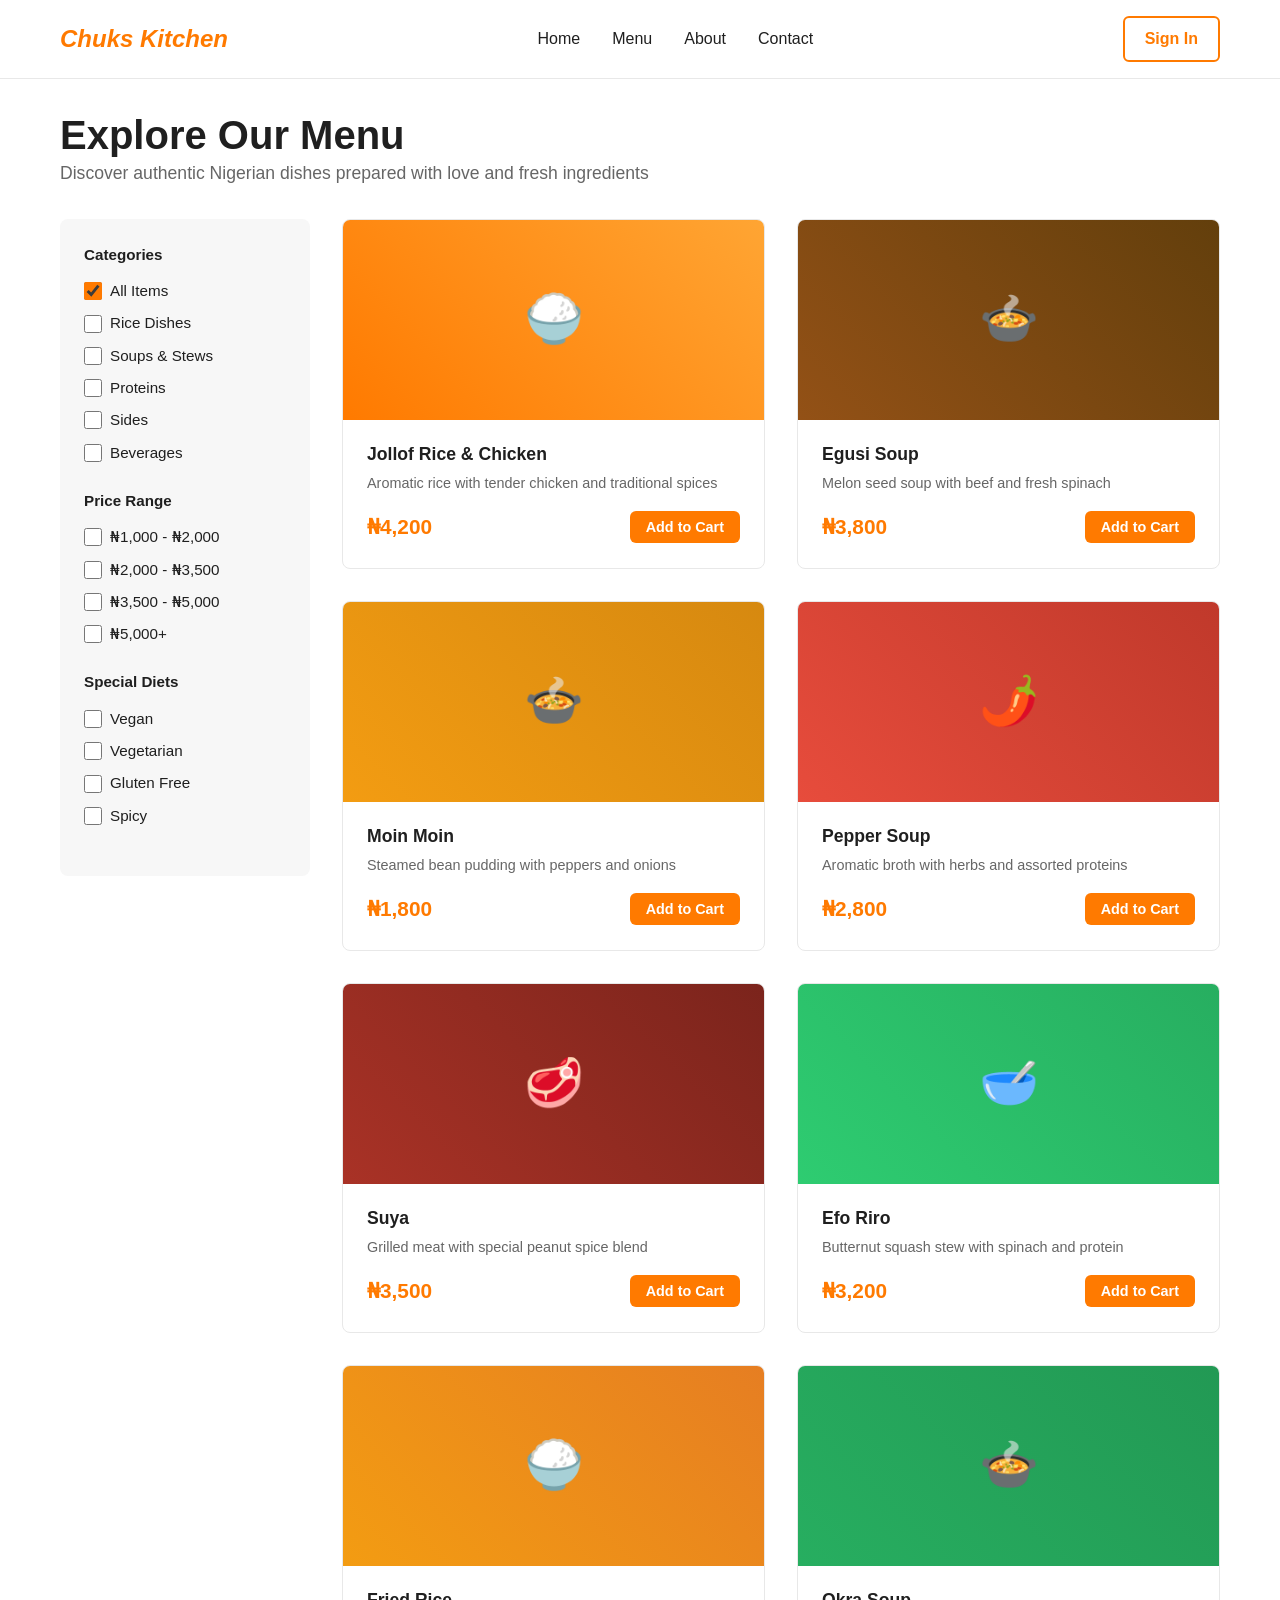
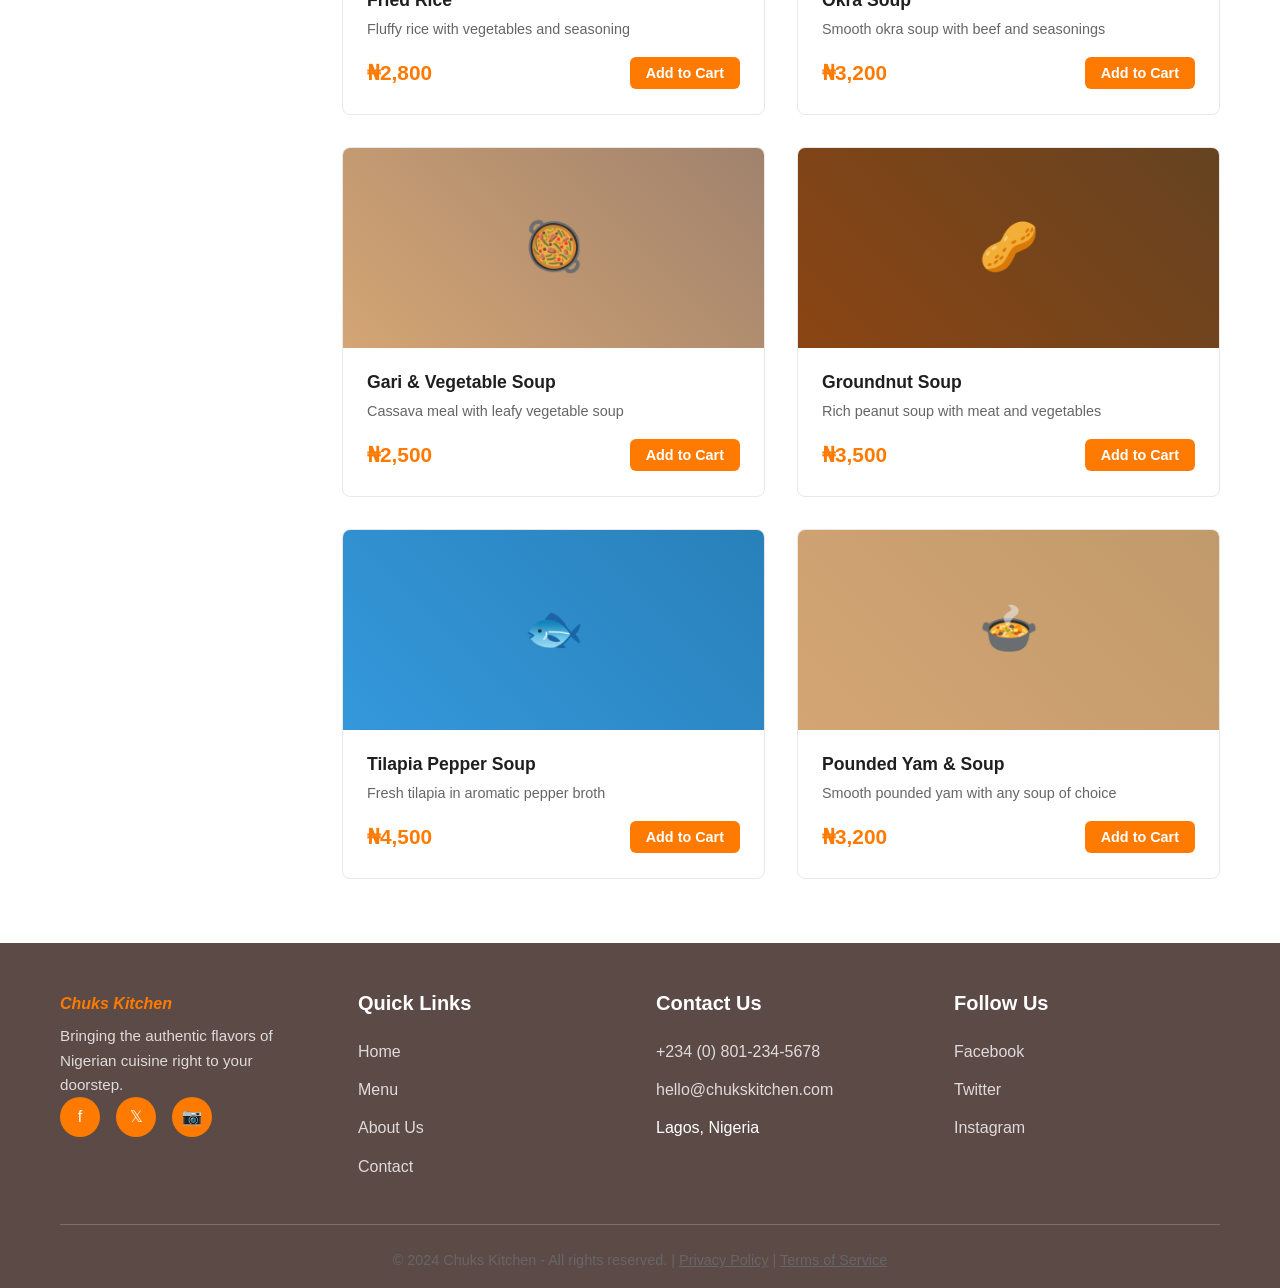
<file: chuks-kitchen-ui/explore.html>
<!DOCTYPE html>
<html lang="en">
<head>
  <meta charset="UTF-8">
  <meta name="viewport" content="width=device-width, initial-scale=1.0">
  <title>Explore Menu - Chuks Kitchen</title>
  <link rel="stylesheet" href="css/style.css">
</head>
<body>
  <!-- HEADER & NAVIGATION -->
  <header>
    <div class="container">
      <nav class="navbar">
        <a href="index.html" class="logo">Chuks Kitchen</a>
        <ul class="nav-menu">
          <li><a href="home.html">Home</a></li>
          <li><a href="explore.html">Menu</a></li>
          <li><a href="#about">About</a></li>
          <li><a href="#contact">Contact</a></li>
        </ul>
        <div class="nav-auth">
          <a href="login.html" class="sign-in-btn">Sign In</a>
        </div>
        <button class="menu-toggle">☰</button>
      </nav>
    </div>
  </header>

  <main>
    <div class="container">
      <section style="padding: 2rem 0;">
        <h1>Explore Our Menu</h1>
        <p style="color: var(--text-secondary); font-size: 1.1rem;">Discover authentic Nigerian dishes prepared with love and fresh ingredients</p>
      </section>

      <div style="display: grid; grid-template-columns: 250px 1fr; gap: 2rem; margin-bottom: 3rem;">
        <!-- FILTER SIDEBAR -->
        <aside>
          <div class="filter-section">
            <div class="filter-group">
              <label>Categories</label>
              <div class="filter-options">
                <div class="filter-option">
                  <input type="checkbox" id="cat-all" checked>
                  <label for="cat-all">All Items</label>
                </div>
                <div class="filter-option">
                  <input type="checkbox" id="cat-rice">
                  <label for="cat-rice">Rice Dishes</label>
                </div>
                <div class="filter-option">
                  <input type="checkbox" id="cat-soups">
                  <label for="cat-soups">Soups & Stews</label>
                </div>
                <div class="filter-option">
                  <input type="checkbox" id="cat-proteins">
                  <label for="cat-proteins">Proteins</label>
                </div>
                <div class="filter-option">
                  <input type="checkbox" id="cat-sides">
                  <label for="cat-sides">Sides</label>
                </div>
                <div class="filter-option">
                  <input type="checkbox" id="cat-drinks">
                  <label for="cat-drinks">Beverages</label>
                </div>
              </div>
            </div>

            <div class="filter-group">
              <label>Price Range</label>
              <div class="filter-options">
                <div class="filter-option">
                  <input type="checkbox" id="price-1">
                  <label for="price-1">₦1,000 - ₦2,000</label>
                </div>
                <div class="filter-option">
                  <input type="checkbox" id="price-2">
                  <label for="price-2">₦2,000 - ₦3,500</label>
                </div>
                <div class="filter-option">
                  <input type="checkbox" id="price-3">
                  <label for="price-3">₦3,500 - ₦5,000</label>
                </div>
                <div class="filter-option">
                  <input type="checkbox" id="price-4">
                  <label for="price-4">₦5,000+</label>
                </div>
              </div>
            </div>

            <div class="filter-group">
              <label>Special Diets</label>
              <div class="filter-options">
                <div class="filter-option">
                  <input type="checkbox" id="diet-vegan">
                  <label for="diet-vegan">Vegan</label>
                </div>
                <div class="filter-option">
                  <input type="checkbox" id="diet-vegetarian">
                  <label for="diet-vegetarian">Vegetarian</label>
                </div>
                <div class="filter-option">
                  <input type="checkbox" id="diet-glutenfree">
                  <label for="diet-glutenfree">Gluten Free</label>
                </div>
                <div class="filter-option">
                  <input type="checkbox" id="diet-spicy">
                  <label for="diet-spicy">Spicy</label>
                </div>
              </div>
            </div>
          </div>
        </aside>

        <!-- MENU ITEMS GRID -->
        <section>
          <!-- GRID OF FOOD ITEMS -->
          <div class="grid grid-3">
            <!-- JOLLOF RICE WITH CHICKEN -->
            <div class="food-card">
              <div style="width: 100%; height: 200px; background: linear-gradient(45deg, #ff7a00, #ffa533); display: flex; align-items: center; justify-content: center; color: white; font-size: 3rem;">🍚</div>
              <div class="food-card-body">
                <h4 class="food-card-title">Jollof Rice & Chicken</h4>
                <p class="food-card-description">Aromatic rice with tender chicken and traditional spices</p>
                <div class="food-card-footer">
                  <span class="food-card-price">₦4,200</span>
                  <button class="btn btn-primary food-card-btn">Add to Cart</button>
                </div>
              </div>
            </div>

            <!-- EGUSI SOUP -->
            <div class="food-card">
              <div style="width: 100%; height: 200px; background: linear-gradient(45deg, #935116, #633f0c); display: flex; align-items: center; justify-content: center; color: white; font-size: 3rem;">🍲</div>
              <div class="food-card-body">
                <h4 class="food-card-title">Egusi Soup</h4>
                <p class="food-card-description">Melon seed soup with beef and fresh spinach</p>
                <div class="food-card-footer">
                  <span class="food-card-price">₦3,800</span>
                  <button class="btn btn-primary food-card-btn">Add to Cart</button>
                </div>
              </div>
            </div>

            <!-- MOIN MOIN -->
            <div class="food-card">
              <div style="width: 100%; height: 200px; background: linear-gradient(45deg, #f39c12, #d68910); display: flex; align-items: center; justify-content: center; color: white; font-size: 3rem;">🍲</div>
              <div class="food-card-body">
                <h4 class="food-card-title">Moin Moin</h4>
                <p class="food-card-description">Steamed bean pudding with peppers and onions</p>
                <div class="food-card-footer">
                  <span class="food-card-price">₦1,800</span>
                  <button class="btn btn-primary food-card-btn">Add to Cart</button>
                </div>
              </div>
            </div>

            <!-- PEPPER SOUP -->
            <div class="food-card">
              <div style="width: 100%; height: 200px; background: linear-gradient(45deg, #e74c3c, #c0392b); display: flex; align-items: center; justify-content: center; color: white; font-size: 3rem;">🌶️</div>
              <div class="food-card-body">
                <h4 class="food-card-title">Pepper Soup</h4>
                <p class="food-card-description">Aromatic broth with herbs and assorted proteins</p>
                <div class="food-card-footer">
                  <span class="food-card-price">₦2,800</span>
                  <button class="btn btn-primary food-card-btn">Add to Cart</button>
                </div>
              </div>
            </div>

            <!-- SUYA MEAT -->
            <div class="food-card">
              <div style="width: 100%; height: 200px; background: linear-gradient(45deg, #a93226, #7b241c); display: flex; align-items: center; justify-content: center; color: white; font-size: 3rem;">🥩</div>
              <div class="food-card-body">
                <h4 class="food-card-title">Suya</h4>
                <p class="food-card-description">Grilled meat with special peanut spice blend</p>
                <div class="food-card-footer">
                  <span class="food-card-price">₦3,500</span>
                  <button class="btn btn-primary food-card-btn">Add to Cart</button>
                </div>
              </div>
            </div>

            <!-- EFO RIRO -->
            <div class="food-card">
              <div style="width: 100%; height: 200px; background: linear-gradient(45deg, #2ecc71, #27ae60); display: flex; align-items: center; justify-content: center; color: white; font-size: 3rem;">🥣</div>
              <div class="food-card-body">
                <h4 class="food-card-title">Efo Riro</h4>
                <p class="food-card-description">Butternut squash stew with spinach and protein</p>
                <div class="food-card-footer">
                  <span class="food-card-price">₦3,200</span>
                  <button class="btn btn-primary food-card-btn">Add to Cart</button>
                </div>
              </div>
            </div>

            <!-- FRIED RICE -->
            <div class="food-card">
              <div style="width: 100%; height: 200px; background: linear-gradient(45deg, #f39c12, #e67e22); display: flex; align-items: center; justify-content: center; color: white; font-size: 3rem;">🍚</div>
              <div class="food-card-body">
                <h4 class="food-card-title">Fried Rice</h4>
                <p class="food-card-description">Fluffy rice with vegetables and seasoning</p>
                <div class="food-card-footer">
                  <span class="food-card-price">₦2,800</span>
                  <button class="btn btn-primary food-card-btn">Add to Cart</button>
                </div>
              </div>
            </div>

            <!-- OKRA SOUP -->
            <div class="food-card">
              <div style="width: 100%; height: 200px; background: linear-gradient(45deg, #27ae60, #229954); display: flex; align-items: center; justify-content: center; color: white; font-size: 3rem;">🍲</div>
              <div class="food-card-body">
                <h4 class="food-card-title">Okra Soup</h4>
                <p class="food-card-description">Smooth okra soup with beef and seasonings</p>
                <div class="food-card-footer">
                  <span class="food-card-price">₦3,200</span>
                  <button class="btn btn-primary food-card-btn">Add to Cart</button>
                </div>
              </div>
            </div>

            <!-- GARI & VEGETABLE SOUP -->
            <div class="food-card">
              <div style="width: 100%; height: 200px; background: linear-gradient(45deg, #d4a574, #a0826d); display: flex; align-items: center; justify-content: center; color: white; font-size: 3rem;">🥘</div>
              <div class="food-card-body">
                <h4 class="food-card-title">Gari & Vegetable Soup</h4>
                <p class="food-card-description">Cassava meal with leafy vegetable soup</p>
                <div class="food-card-footer">
                  <span class="food-card-price">₦2,500</span>
                  <button class="btn btn-primary food-card-btn">Add to Cart</button>
                </div>
              </div>
            </div>

            <!-- GROUNDNUT SOUP -->
            <div class="food-card">
              <div style="width: 100%; height: 200px; background: linear-gradient(45deg, #8b4513, #654321); display: flex; align-items: center; justify-content: center; color: white; font-size: 3rem;">🥜</div>
              <div class="food-card-body">
                <h4 class="food-card-title">Groundnut Soup</h4>
                <p class="food-card-description">Rich peanut soup with meat and vegetables</p>
                <div class="food-card-footer">
                  <span class="food-card-price">₦3,500</span>
                  <button class="btn btn-primary food-card-btn">Add to Cart</button>
                </div>
              </div>
            </div>

            <!-- TILAPIA PEPPER SOUP -->
            <div class="food-card">
              <div style="width: 100%; height: 200px; background: linear-gradient(45deg, #3498db, #2980b9); display: flex; align-items: center; justify-content: center; color: white; font-size: 3rem;">🐟</div>
              <div class="food-card-body">
                <h4 class="food-card-title">Tilapia Pepper Soup</h4>
                <p class="food-card-description">Fresh tilapia in aromatic pepper broth</p>
                <div class="food-card-footer">
                  <span class="food-card-price">₦4,500</span>
                  <button class="btn btn-primary food-card-btn">Add to Cart</button>
                </div>
              </div>
            </div>

            <!-- POUNDED YAM -->
            <div class="food-card">
              <div style="width: 100%; height: 200px; background: linear-gradient(45deg, #d4a574, #c19a6b); display: flex; align-items: center; justify-content: center; color: white; font-size: 3rem;">🍲</div>
              <div class="food-card-body">
                <h4 class="food-card-title">Pounded Yam & Soup</h4>
                <p class="food-card-description">Smooth pounded yam with any soup of choice</p>
                <div class="food-card-footer">
                  <span class="food-card-price">₦3,200</span>
                  <button class="btn btn-primary food-card-btn">Add to Cart</button>
                </div>
              </div>
            </div>
          </div>
        </section>
      </div>
    </div>
  </main>

  <!-- FOOTER -->
  <footer id="contact">
    <div class="container">
      <div class="footer-content">
        <div class="footer-section">
          <div class="footer-logo">Chuks Kitchen</div>
          <p class="footer-description">Bringing the authentic flavors of Nigerian cuisine right to your doorstep.</p>
          <ul class="social-links">
            <li><a href="#" title="Facebook">f</a></li>
            <li><a href="#" title="Twitter">𝕏</a></li>
            <li><a href="#" title="Instagram">📷</a></li>
          </ul>
        </div>
        <div class="footer-section">
          <h4>Quick Links</h4>
          <ul>
            <li><a href="index.html">Home</a></li>
            <li><a href="explore.html">Menu</a></li>
            <li><a href="#about">About Us</a></li>
            <li><a href="#contact">Contact</a></li>
          </ul>
        </div>
        <div class="footer-section">
          <h4>Contact Us</h4>
          <ul>
            <li><a href="tel:+2348012345678">+234 (0) 801-234-5678</a></li>
            <li><a href="mailto:hello@chukskitchen.com">hello@chukskitchen.com</a></li>
            <li>Lagos, Nigeria</li>
          </ul>
        </div>
        <div class="footer-section">
          <h4>Follow Us</h4>
          <ul>
            <li><a href="#">Facebook</a></li>
            <li><a href="#">Twitter</a></li>
            <li><a href="#">Instagram</a></li>
          </ul>
        </div>
      </div>
      <div class="footer-bottom">
        <p>&copy; 2024 Chuks Kitchen - All rights reserved. | <a href="#" style="color: inherit;">Privacy Policy</a> | <a href="#" style="color: inherit;">Terms of Service</a></p>
      </div>
    </div>
  </footer>

  <!-- SCROLL TO TOP BUTTON -->
  <button class="scroll-to-top">↑</button>

  <script src="js/app.js"></script>
</body>
</html>
</file>
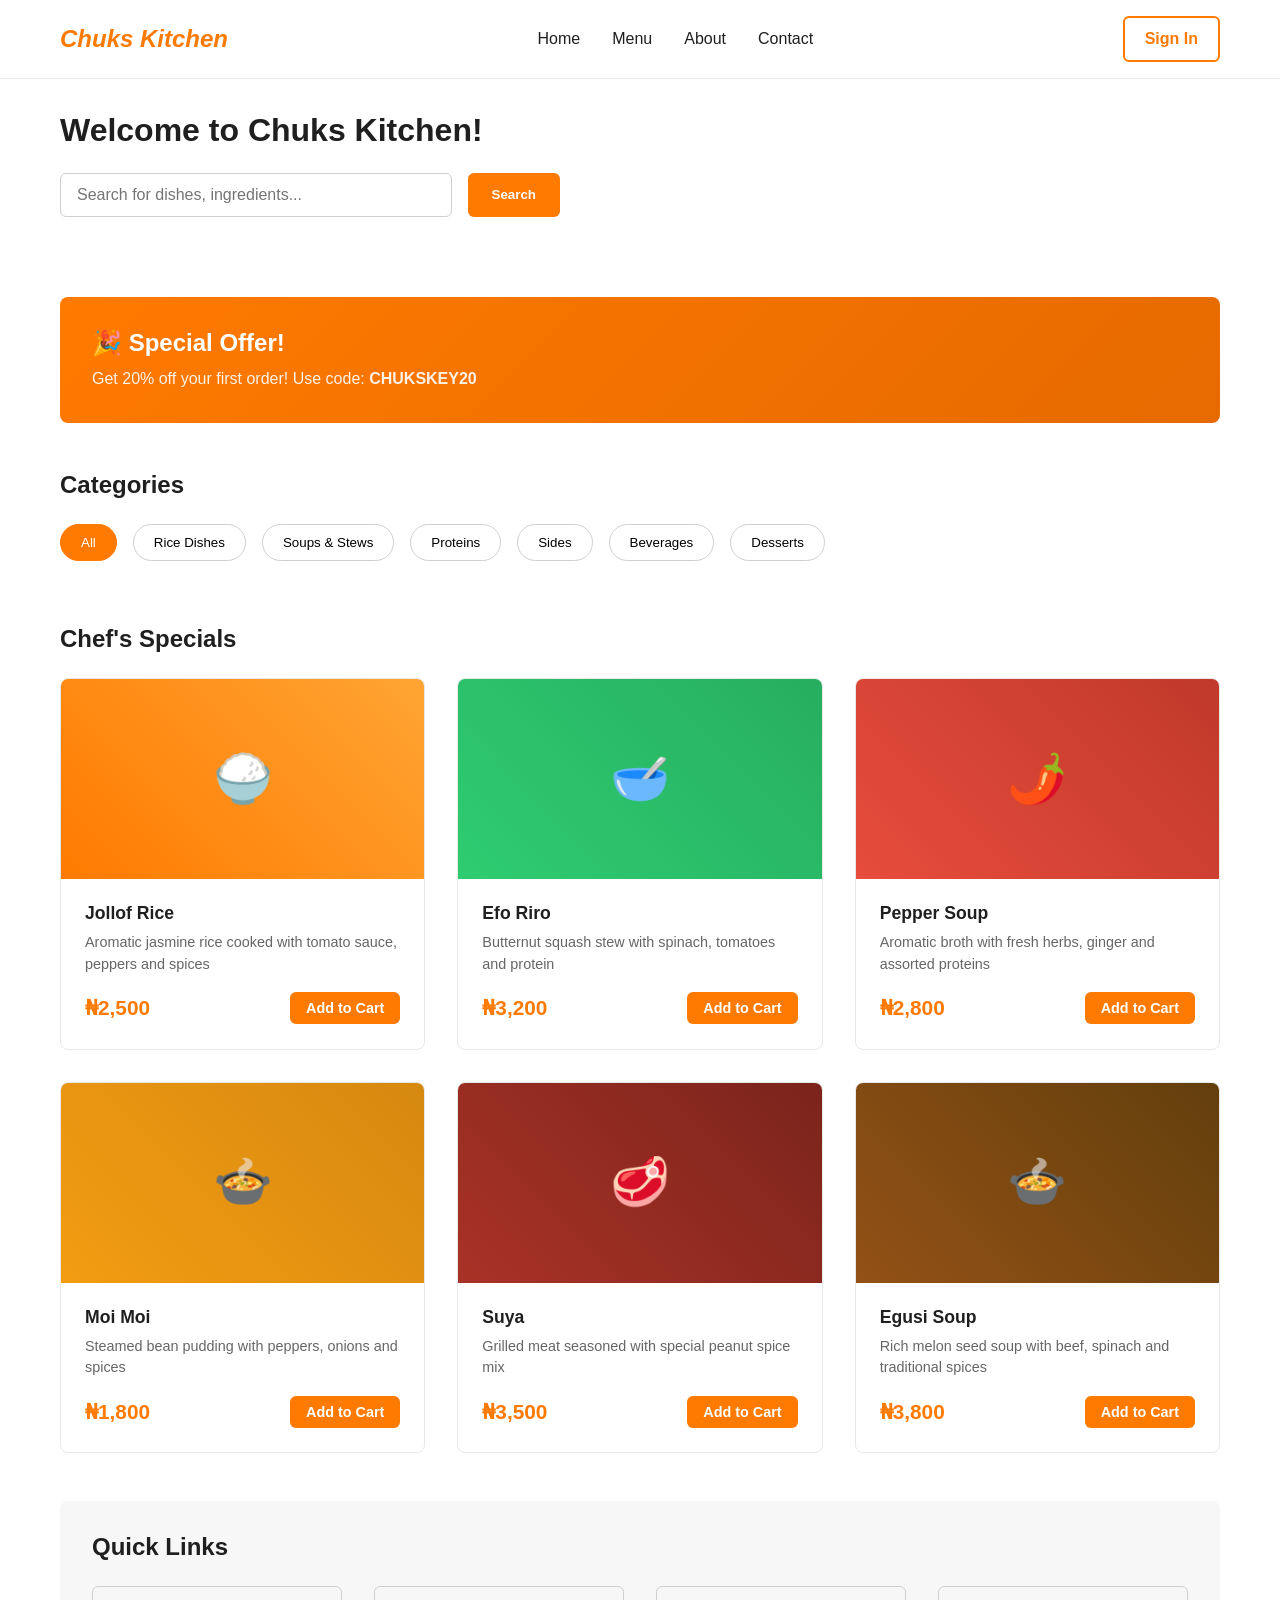
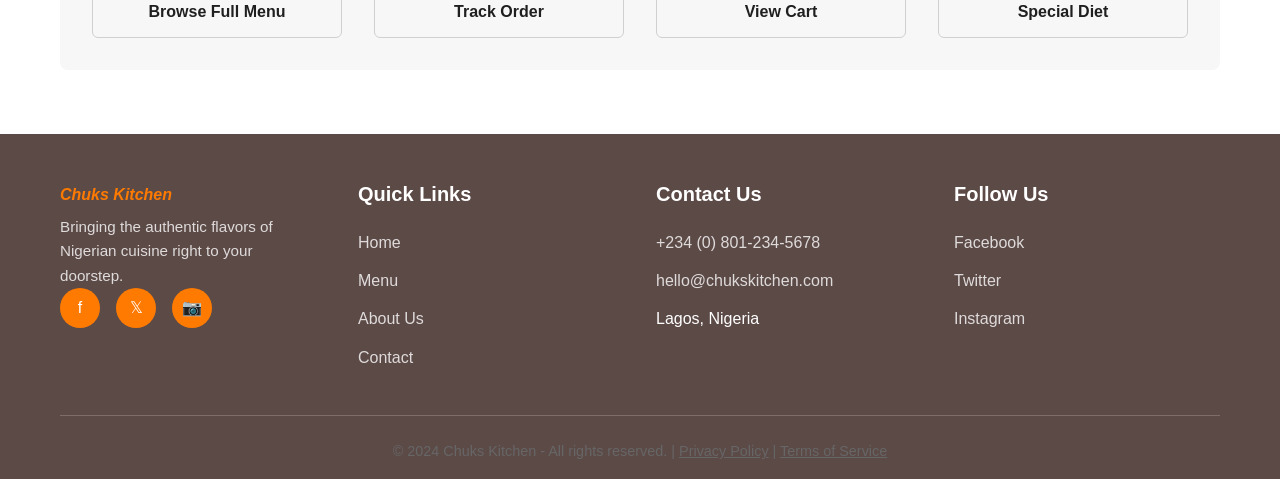
<file: chuks-kitchen-ui/home.html>
<!DOCTYPE html>
<html lang="en">
<head>
  <meta charset="UTF-8">
  <meta name="viewport" content="width=device-width, initial-scale=1.0">
  <title>Home - Chuks Kitchen</title>
  <link rel="stylesheet" href="css/style.css">
</head>
<body>
  <!-- HEADER & NAVIGATION -->
  <header>
    <div class="container">
      <nav class="navbar">
        <a href="index.html" class="logo">Chuks Kitchen</a>
        <ul class="nav-menu">
          <li><a href="home.html">Home</a></li>
          <li><a href="explore.html">Menu</a></li>
          <li><a href="#about">About</a></li>
          <li><a href="#contact">Contact</a></li>
        </ul>
        <div class="nav-auth">
          <a href="login.html" class="sign-in-btn">Sign In</a>
        </div>
        <button class="menu-toggle">☰</button>
      </nav>
    </div>
  </header>

  <main>
    <div class="container">
      <!-- SEARCH SECTION -->
      <section class="search-section">
        <h2 style="margin-bottom: 1.5rem;">Welcome to Chuks Kitchen!</h2>
        <div class="search-box">
          <input 
            type="text" 
            placeholder="Search for dishes, ingredients..." 
            id="search-input"
          >
          <button type="button">Search</button>
        </div>
      </section>

      <!-- PROMOTIONAL BANNER -->
      <section style="margin-bottom: 3rem;">
        <div class="promo-banner">
          <h3>🎉 Special Offer!</h3>
          <p>Get 20% off your first order! Use code: <strong>CHUKSKEY20</strong></p>
        </div>
      </section>

      <!-- CATEGORIES SECTION -->
      <section style="margin-bottom: 3rem;">
        <h3 class="section-title">Categories</h3>
        <div class="categories">
          <button class="category-btn active">All</button>
          <button class="category-btn">Rice Dishes</button>
          <button class="category-btn">Soups & Stews</button>
          <button class="category-btn">Proteins</button>
          <button class="category-btn">Sides</button>
          <button class="category-btn">Beverages</button>
          <button class="category-btn">Desserts</button>
        </div>
      </section>

      <!-- FEATURED/CHEF'S SPECIALS SECTION -->
      <section style="margin-bottom: 3rem;">
        <h3 class="section-title">Chef's Specials</h3>
        <div class="grid grid-3">
          <!-- JOLLOF RICE -->
          <div class="food-card">
            <div style="width: 100%; height: 200px; background: linear-gradient(45deg, #ff7a00, #ffa533); display: flex; align-items: center; justify-content: center; color: white; font-size: 3rem;">🍚</div>
            <div class="food-card-body">
              <h4 class="food-card-title">Jollof Rice</h4>
              <p class="food-card-description">Aromatic jasmine rice cooked with tomato sauce, peppers and spices</p>
              <div class="food-card-footer">
                <span class="food-card-price">₦2,500</span>
                <button class="btn btn-primary food-card-btn">Add to Cart</button>
              </div>
            </div>
          </div>

          <!-- EFO RIRO -->
          <div class="food-card">
            <div style="width: 100%; height: 200px; background: linear-gradient(45deg, #2ecc71, #27ae60); display: flex; align-items: center; justify-content: center; color: white; font-size: 3rem;">🥣</div>
            <div class="food-card-body">
              <h4 class="food-card-title">Efo Riro</h4>
              <p class="food-card-description">Butternut squash stew with spinach, tomatoes and protein</p>
              <div class="food-card-footer">
                <span class="food-card-price">₦3,200</span>
                <button class="btn btn-primary food-card-btn">Add to Cart</button>
              </div>
            </div>
          </div>

          <!-- PEPPER SOUP -->
          <div class="food-card">
            <div style="width: 100%; height: 200px; background: linear-gradient(45deg, #e74c3c, #c0392b); display: flex; align-items: center; justify-content: center; color: white; font-size: 3rem;">🌶️</div>
            <div class="food-card-body">
              <h4 class="food-card-title">Pepper Soup</h4>
              <p class="food-card-description">Aromatic broth with fresh herbs, ginger and assorted proteins</p>
              <div class="food-card-footer">
                <span class="food-card-price">₦2,800</span>
                <button class="btn btn-primary food-card-btn">Add to Cart</button>
              </div>
            </div>
          </div>

          <!-- MOI MOI -->
          <div class="food-card">
            <div style="width: 100%; height: 200px; background: linear-gradient(45deg, #f39c12, #d68910); display: flex; align-items: center; justify-content: center; color: white; font-size: 3rem;">🍲</div>
            <div class="food-card-body">
              <h4 class="food-card-title">Moi Moi</h4>
              <p class="food-card-description">Steamed bean pudding with peppers, onions and spices</p>
              <div class="food-card-footer">
                <span class="food-card-price">₦1,800</span>
                <button class="btn btn-primary food-card-btn">Add to Cart</button>
              </div>
            </div>
          </div>

          <!-- SUYA -->
          <div class="food-card">
            <div style="width: 100%; height: 200px; background: linear-gradient(45deg, #a93226, #7b241c); display: flex; align-items: center; justify-content: center; color: white; font-size: 3rem;">🥩</div>
            <div class="food-card-body">
              <h4 class="food-card-title">Suya</h4>
              <p class="food-card-description">Grilled meat seasoned with special peanut spice mix</p>
              <div class="food-card-footer">
                <span class="food-card-price">₦3,500</span>
                <button class="btn btn-primary food-card-btn">Add to Cart</button>
              </div>
            </div>
          </div>

          <!-- EGUSI SOUP -->
          <div class="food-card">
            <div style="width: 100%; height: 200px; background: linear-gradient(45deg, #935116, #633f0c); display: flex; align-items: center; justify-content: center; color: white; font-size: 3rem;">🍲</div>
            <div class="food-card-body">
              <h4 class="food-card-title">Egusi Soup</h4>
              <p class="food-card-description">Rich melon seed soup with beef, spinach and traditional spices</p>
              <div class="food-card-footer">
                <span class="food-card-price">₦3,800</span>
                <button class="btn btn-primary food-card-btn">Add to Cart</button>
              </div>
            </div>
          </div>
        </div>
      </section>

      <!-- QUICK LINKS SECTION -->
      <section style="margin-bottom: 3rem; background-color: var(--light); padding: 2rem; border-radius: 8px;">
        <h3 class="section-title">Quick Links</h3>
        <div class="grid grid-4">
          <a href="explore.html" class="btn btn-secondary">Browse Full Menu</a>
          <a href="#" class="btn btn-secondary">Track Order</a>
          <a href="#" class="btn btn-secondary">View Cart</a>
          <a href="explore.html" class="btn btn-secondary">Special Diet</a>
        </div>
      </section>
    </div>
  </main>

  <!-- FOOTER -->
  <footer id="contact">
    <div class="container">
      <div class="footer-content">
        <div class="footer-section">
          <div class="footer-logo">Chuks Kitchen</div>
          <p class="footer-description">Bringing the authentic flavors of Nigerian cuisine right to your doorstep.</p>
          <ul class="social-links">
            <li><a href="#" title="Facebook">f</a></li>
            <li><a href="#" title="Twitter">𝕏</a></li>
            <li><a href="#" title="Instagram">📷</a></li>
          </ul>
        </div>
        <div class="footer-section">
          <h4>Quick Links</h4>
          <ul>
            <li><a href="index.html">Home</a></li>
            <li><a href="explore.html">Menu</a></li>
            <li><a href="#about">About Us</a></li>
            <li><a href="#contact">Contact</a></li>
          </ul>
        </div>
        <div class="footer-section">
          <h4>Contact Us</h4>
          <ul>
            <li><a href="tel:+2348012345678">+234 (0) 801-234-5678</a></li>
            <li><a href="mailto:hello@chukskitchen.com">hello@chukskitchen.com</a></li>
            <li>Lagos, Nigeria</li>
          </ul>
        </div>
        <div class="footer-section">
          <h4>Follow Us</h4>
          <ul>
            <li><a href="#">Facebook</a></li>
            <li><a href="#">Twitter</a></li>
            <li><a href="#">Instagram</a></li>
          </ul>
        </div>
      </div>
      <div class="footer-bottom">
        <p>&copy; 2024 Chuks Kitchen - All rights reserved. | <a href="#" style="color: inherit;">Privacy Policy</a> | <a href="#" style="color: inherit;">Terms of Service</a></p>
      </div>
    </div>
  </footer>

  <!-- SCROLL TO TOP BUTTON -->
  <button class="scroll-to-top">↑</button>

  <script src="js/app.js"></script>
</body>
</html>
</file>
<file: chuks-kitchen-ui/css/style.css>
/* ===========================
   GLOBAL VARIABLES & RESET
   =========================== */

:root {
  --primary: #ff7a00;
  --primary-dark: #e66a00;
  --dark: #1f1f1f;
  --dark-light: #3a3a3a;
  --light: #f7f7f7;
  --light-gray: #e8e8e8;
  --border: #d0d0d0;
  --text-primary: #1f1f1f;
  --text-secondary: #666666;
  --success: #28a745;
  --error: #dc3545;
  --brown: #5c4a47;
  --brown-light: #8b7a77;
}

* {
  margin: 0;
  padding: 0;
  box-sizing: border-box;
}

html {
  scroll-behavior: smooth;
}

body {
  font-family: -apple-system, BlinkMacSystemFont, 'Segoe UI', Roboto, 'Helvetica Neue', Arial, sans-serif;
  color: var(--text-primary);
  background-color: #ffffff;
  line-height: 1.6;
}

/* ===========================
   TYPOGRAPHY
   =========================== */

h1, h2, h3, h4, h5, h6 {
  font-weight: 600;
  line-height: 1.2;
}

h1 {
  font-size: 2.5rem;
}

h2 {
  font-size: 2rem;
}

h3 {
  font-size: 1.5rem;
}

h4 {
  font-size: 1.25rem;
}

p {
  color: var(--text-secondary);
}

/* ===========================
   BUTTONS
   =========================== */

.btn {
  display: inline-block;
  padding: 12px 24px;
  border: none;
  border-radius: 6px;
  font-size: 1rem;
  font-weight: 600;
  cursor: pointer;
  transition: all 0.3s ease;
  text-decoration: none;
  text-align: center;
}

.btn-primary {
  background-color: var(--primary);
  color: white;
  width: 100%;
}

.btn-primary:hover {
  background-color: var(--primary-dark);
  transform: translateY(-2px);
}

.btn-outline {
  background-color: transparent;
  color: var(--primary);
  border: 2px solid var(--primary);
  width: 100%;
}

.btn-outline:hover {
  background-color: var(--primary);
  color: white;
}

.btn-secondary {
  background-color: var(--light);
  color: var(--text-primary);
  border: 1px solid var(--border);
  width: 100%;
}

.btn-secondary:hover {
  background-color: var(--light-gray);
}

.btn-google,
.btn-apple {
  background-color: white;
  color: var(--text-primary);
  border: 1px solid var(--border);
  width: 100%;
  display: flex;
  align-items: center;
  justify-content: center;
  gap: 10px;
}

.btn-google:hover,
.btn-apple:hover {
  background-color: var(--light);
}

/* ===========================
   FORM ELEMENTS
   =========================== */

.form-group {
  margin-bottom: 1.5rem;
}

label {
  display: block;
  margin-bottom: 0.5rem;
  font-weight: 500;
  color: var(--text-primary);
  font-size: 0.95rem;
}

input[type="email"],
input[type="password"],
input[type="text"],
input[type="tel"],
textarea,
select {
  width: 100%;
  padding: 12px 16px;
  border: 1px solid var(--border);
  border-radius: 6px;
  font-size: 1rem;
  font-family: inherit;
  transition: border-color 0.3s ease;
}

input[type="email"]:focus,
input[type="password"]:focus,
input[type="text"]:focus,
input[type="tel"]:focus,
textarea:focus,
select:focus {
  outline: none;
  border-color: var(--primary);
  box-shadow: 0 0 0 3px rgba(255, 122, 0, 0.1);
}

textarea {
  resize: vertical;
  min-height: 100px;
}

.form-group input::placeholder {
  color: var(--text-secondary);
}

.checkbox-group {
  display: flex;
  align-items: center;
  gap: 10px;
  margin-bottom: 1.5rem;
}

input[type="checkbox"] {
  width: 20px;
  height: 20px;
  cursor: pointer;
  accent-color: var(--primary);
}

.form-text {
  font-size: 0.875rem;
  color: var(--text-secondary);
  margin-top: 0.5rem;
}

.form-link {
  color: var(--primary);
  text-decoration: none;
  font-weight: 500;
}

.form-link:hover {
  text-decoration: underline;
}

.password-toggle {
  cursor: pointer;
  color: var(--primary);
}

/* ===========================
   LAYOUT
   =========================== */

.container {
  max-width: 1200px;
  margin: 0 auto;
  padding: 0 20px;
}

.row {
  display: grid;
  grid-template-columns: 1fr 1fr;
  gap: 2rem;
  align-items: center;
}

.col {
  display: flex;
  flex-direction: column;
}

/* ===========================
   HEADER & NAVIGATION
   =========================== */

header {
  background-color: white;
  border-bottom: 1px solid var(--light-gray);
  position: sticky;
  top: 0;
  z-index: 1000;
}

.navbar {
  display: flex;
  justify-content: space-between;
  align-items: center;
  padding: 1rem 0;
}

.logo {
  font-size: 1.5rem;
  font-weight: 700;
  color: var(--primary);
  text-decoration: none;
  font-style: italic;
}

.nav-menu {
  display: flex;
  list-style: none;
  gap: 2rem;
  align-items: center;
}

.nav-menu a {
  text-decoration: none;
  color: var(--text-primary);
  font-weight: 500;
  transition: color 0.3s ease;
}

.nav-menu a:hover {
  color: var(--primary);
}

.nav-auth {
  display: flex;
  gap: 1rem;
  align-items: center;
}

.sign-in-btn {
  padding: 8px 20px;
  border: 2px solid var(--primary);
  background-color: white;
  color: var(--primary);
  border-radius: 6px;
  cursor: pointer;
  font-weight: 600;
  text-decoration: none;
  transition: all 0.3s ease;
}

.sign-in-btn:hover {
  background-color: var(--primary);
  color: white;
}

.menu-toggle {
  display: none;
  background: none;
  border: none;
  font-size: 1.5rem;
  cursor: pointer;
  color: var(--text-primary);
}

/* ===========================
   HERO SECTION
   =========================== */

.hero {
  height: 100vh;
  display: flex;
  align-items: center;
  justify-content: center;
  background: linear-gradient(135deg, rgba(255, 122, 0, 0.7), rgba(255, 122, 0, 0.6)),
    url('../assets/images/hero-bg.jpg') center/cover;
  background-attachment: fixed;
  color: white;
  text-align: center;
  position: relative;
}

.hero-content {
  max-width: 600px;
  z-index: 10;
}

.hero h1 {
  font-size: 3.5rem;
  margin-bottom: 1rem;
  font-weight: 700;
}

.hero p {
  font-size: 1.25rem;
  margin-bottom: 2rem;
  color: rgba(255, 255, 255, 0.95);
  line-height: 1.8;
}

.hero-buttons {
  display: flex;
  gap: 1rem;
  justify-content: center;
  flex-wrap: wrap;
}

.hero-buttons .btn {
  padding: 14px 32px;
  font-size: 1.1rem;
  width: auto;
}

/* ===========================
   AUTH LAYOUT (Login/Signup)
   =========================== */

.auth-container {
  display: grid;
  grid-template-columns: 1fr 1fr;
  min-height: 100vh;
}

.auth-image {
  background: linear-gradient(135deg, rgba(255, 122, 0, 0.7), rgba(255, 122, 0, 0.6)),
    url('../assets/images/auth-bg.jpg') center/cover;
  display: flex;
  align-items: center;
  justify-content: center;
  color: white;
  padding: 3rem;
}

.auth-image-content {
  text-align: center;
  max-width: 400px;
}

.auth-image h2 {
  font-size: 2rem;
  margin-bottom: 1rem;
}

.auth-image p {
  color: rgba(255, 255, 255, 0.95);
  font-size: 1.1rem;
  line-height: 1.8;
}

.auth-form {
  display: flex;
  flex-direction: column;
  justify-content: center;
  padding: 3rem;
  background-color: white;
}

.auth-form-header {
  margin-bottom: 2rem;
  text-align: center;
}

.auth-form-header .logo {
  display: block;
  margin-bottom: 1rem;
  font-size: 1.25rem;
}

.auth-form-header h2 {
  font-size: 1.5rem;
}

.auth-form-content {
  display: flex;
  flex-direction: column;
  gap: 1.5rem;
}

.divider {
  text-align: center;
  color: var(--text-secondary);
  margin: 1rem 0;
  position: relative;
}

.divider::before {
  content: '';
  position: absolute;
  left: 0;
  top: 50%;
  width: 100%;
  height: 1px;
  background-color: var(--border);
  z-index: 1;
}

.divider span {
  background-color: white;
  padding: 0 10px;
  position: relative;
  z-index: 2;
}

.auth-footer {
  text-align: center;
  margin-top: 1.5rem;
  font-size: 0.95rem;
}

/* ===========================
   CARDS
   =========================== */

.food-card {
  background-color: white;
  border: 1px solid var(--light-gray);
  border-radius: 8px;
  overflow: hidden;
  transition: all 0.3s ease;
}

.food-card:hover {
  box-shadow: 0 8px 24px rgba(0, 0, 0, 0.1);
  transform: translateY(-4px);
}

.food-card-image {
  width: 100%;
  height: 200px;
  object-fit: cover;
  background-color: var(--light);
}

.food-card-body {
  padding: 1.5rem;
}

.food-card-title {
  font-size: 1.1rem;
  font-weight: 600;
  margin-bottom: 0.5rem;
  color: var(--text-primary);
}

.food-card-description {
  font-size: 0.9rem;
  color: var(--text-secondary);
  margin-bottom: 1rem;
  line-height: 1.5;
}

.food-card-footer {
  display: flex;
  justify-content: space-between;
  align-items: center;
}

.food-card-price {
  font-size: 1.3rem;
  font-weight: 700;
  color: var(--primary);
}

.food-card-btn {
  padding: 8px 16px;
  font-size: 0.9rem;
  width: auto;
}

/* ===========================
   GRID LAYOUTS
   =========================== */

.grid {
  display: grid;
  gap: 2rem;
}

.grid-2 {
  grid-template-columns: repeat(auto-fill, minmax(280px, 1fr));
}

.grid-3 {
  grid-template-columns: repeat(auto-fill, minmax(350px, 1fr));
}

.grid-4 {
  grid-template-columns: repeat(auto-fill, minmax(200px, 1fr));
}

/* ===========================
   FOOTER
   =========================== */

footer {
  background-color: var(--brown);
  color: white;
  padding: 3rem 0 1rem;
  margin-top: 4rem;
}

.footer-content {
  display: grid;
  grid-template-columns: repeat(4, 1fr);
  gap: 2rem;
  margin-bottom: 2rem;
}

.footer-section h4 {
  margin-bottom: 1.5rem;
  color: white;
}

.footer-section ul {
  list-style: none;
}

.footer-section ul li {
  margin-bottom: 0.8rem;
}

.footer-section a {
  color: rgba(255, 255, 255, 0.8);
  text-decoration: none;
  transition: color 0.3s ease;
}

.footer-section a:hover {
  color: var(--primary);
}

.footer-bottom {
  border-top: 1px solid rgba(255, 255, 255, 0.2);
  padding-top: 1.5rem;
  text-align: center;
  font-size: 0.9rem;
  color: rgba(255, 255, 255, 0.7);
}

.footer-logo {
  color: var(--primary);
  font-style: italic;
  font-weight: 700;
  margin-bottom: 0.5rem;
}

.footer-description {
  font-size: 0.95rem;
  line-height: 1.6;
  color: rgba(255, 255, 255, 0.8);
  max-width: 250px;
}

.social-links {
  display: flex;
  gap: 1rem;
  list-style: none;
}

.social-links a {
  display: inline-flex;
  align-items: center;
  justify-content: center;
  width: 40px;
  height: 40px;
  background-color: var(--primary);
  border-radius: 50%;
  color: white;
  text-decoration: none;
  transition: background-color 0.3s ease;
}

.social-links a:hover {
  background-color: var(--primary-dark);
}

.scroll-to-top {
  position: fixed;
  bottom: 2rem;
  right: 2rem;
  width: 50px;
  height: 50px;
  background-color: var(--primary);
  color: white;
  border: none;
  border-radius: 50%;
  cursor: pointer;
  display: flex;
  align-items: center;
  justify-content: center;
  font-size: 1.5rem;
  transition: all 0.3s ease;
  z-index: 999;
  opacity: 0;
  visibility: hidden;
}

.scroll-to-top.show {
  opacity: 1;
  visibility: visible;
}

.scroll-to-top:hover {
  background-color: var(--primary-dark);
  transform: translateY(-3px);
}

/* ===========================
   HOME PAGE SPECIFIC
   =========================== */

.search-section {
  padding: 2rem 0;
  margin-bottom: 2rem;
}

.search-box {
  display: flex;
  gap: 1rem;
  max-width: 500px;
  margin-bottom: 1rem;
}

.search-box input {
  flex: 1;
}

.search-box button {
  padding: 12px 24px;
  background-color: var(--primary);
  color: white;
  border: none;
  border-radius: 6px;
  cursor: pointer;
  font-weight: 600;
}

.categories {
  display: flex;
  gap: 1rem;
  margin-bottom: 2rem;
  overflow-x: auto;
  padding-bottom: 1rem;
}

.category-btn {
  padding: 10px 20px;
  border: 1px solid var(--border);
  background-color: white;
  border-radius: 20px;
  cursor: pointer;
  white-space: nowrap;
  transition: all 0.3s ease;
}

.category-btn:hover,
.category-btn.active {
  background-color: var(--primary);
  color: white;
  border-color: var(--primary);
}

.section-title {
  font-size: 1.5rem;
  margin-bottom: 1.5rem;
  color: var(--text-primary);
}

.promo-banner {
  background: linear-gradient(135deg, var(--primary), var(--primary-dark));
  color: white;
  padding: 2rem;
  border-radius: 8px;
  margin-bottom: 2rem;
}

.promo-banner h3 {
  margin-bottom: 0.5rem;
}

.promo-banner p {
  color: rgba(255, 255, 255, 0.9);
}

/* ===========================
   EXPLORE PAGE SPECIFIC
   =========================== */

.filter-section {
  background-color: var(--light);
  padding: 1.5rem;
  border-radius: 8px;
  margin-bottom: 2rem;
}

.filter-group {
  margin-bottom: 1.5rem;
}

.filter-group label {
  font-weight: 600;
  color: var(--text-primary);
  margin-bottom: 0.75rem;
}

.filter-options {
  display: flex;
  flex-direction: column;
  gap: 0.5rem;
}

.filter-option {
  display: flex;
  align-items: center;
  gap: 0.5rem;
}

.filter-option input[type="checkbox"] {
  width: 18px;
  height: 18px;
}

.filter-option label {
  margin: 0;
  font-weight: 400;
  cursor: pointer;
  flex: 1;
}

/* ===========================
   RESPONSIVE DESIGN
   =========================== */

@media (max-width: 768px) {
  .row,
  .auth-container {
    grid-template-columns: 1fr;
  }

  .auth-image {
    display: none;
  }

  .auth-form {
    padding: 2rem;
  }

  .navbar {
    flex-wrap: wrap;
  }

  .nav-menu {
    display: none;
    position: absolute;
    top: 100%;
    left: 0;
    right: 0;
    flex-direction: column;
    background-color: white;
    padding: 1rem;
    border-bottom: 1px solid var(--border);
    z-index: 999;
  }

  .nav-menu.active {
    display: flex;
  }

  .menu-toggle {
    display: block;
  }

  .hero h1 {
    font-size: 2.5rem;
  }

  .hero p {
    font-size: 1rem;
  }

  .grid-2,
  .grid-3,
  .grid-4 {
    grid-template-columns: repeat(auto-fill, minmax(150px, 1fr));
  }

  .footer-content {
    grid-template-columns: repeat(2, 1fr);
  }

  h1 {
    font-size: 1.8rem;
  }

  h2 {
    font-size: 1.5rem;
  }

  h3 {
    font-size: 1.25rem;
  }

  .categories {
    scroll-behavior: smooth;
  }
}

@media (max-width: 480px) {
  .footer-content {
    grid-template-columns: 1fr;
  }

  .grid-2,
  .grid-3,
  .grid-4 {
    grid-template-columns: 1fr;
  }

  .hero-buttons {
    flex-direction: column;
  }

  .hero-buttons .btn {
    width: 100%;
  }

  .food-card-footer {
    flex-direction: column;
    gap: 0.5rem;
  }

  .food-card-btn {
    width: 100%;
  }

  input[type="email"],
  input[type="password"],
  input[type="text"],
  input[type="tel"] {
    padding: 10px 12px;
    font-size: 16px;
  }

  .btn {
    font-size: 0.95rem;
    padding: 10px 16px;
  }

  .scroll-to-top {
    bottom: 1rem;
    right: 1rem;
    width: 45px;
    height: 45px;
  }
}
</file>
